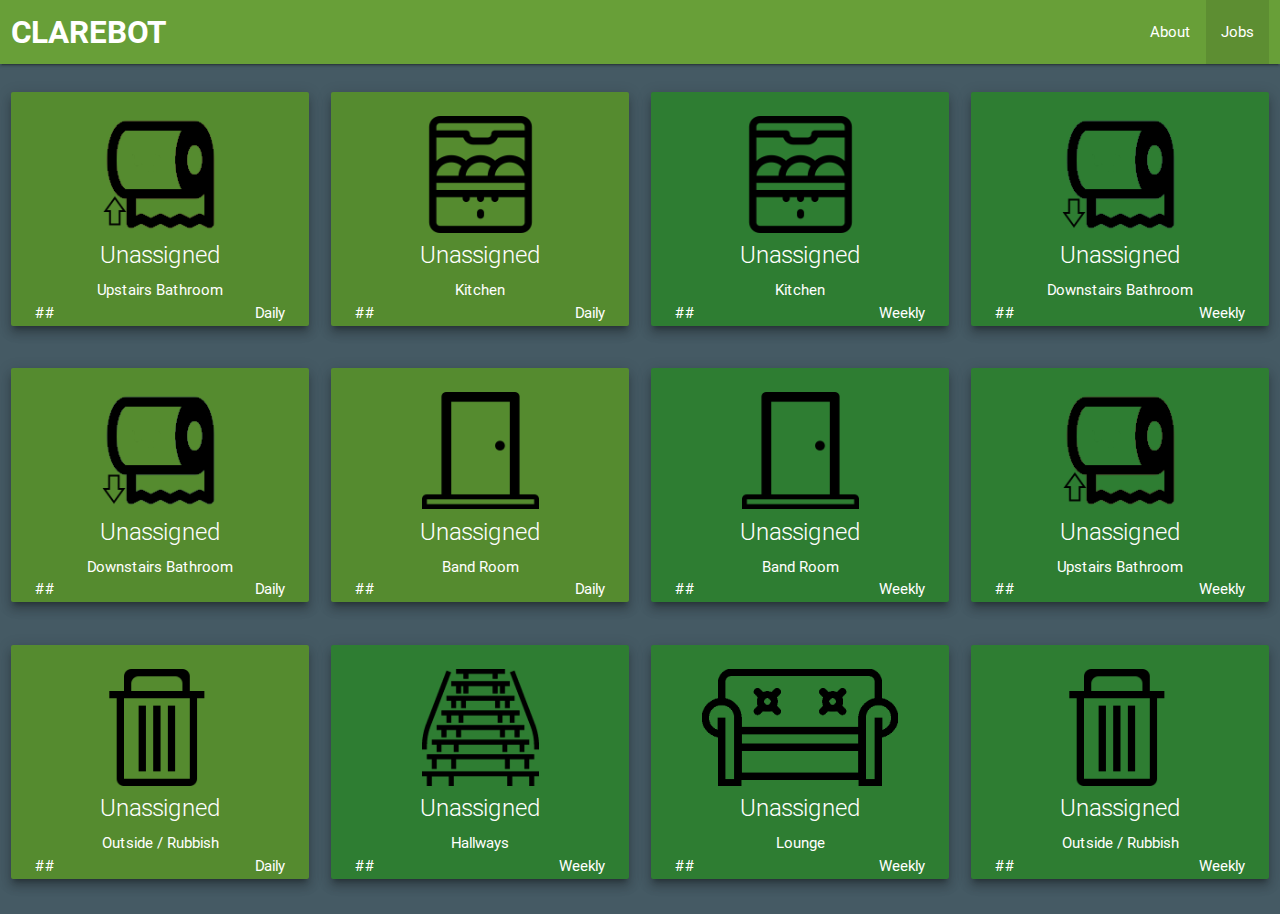
<file: dashboard/index.html>
<!DOCTYPE html>
<html>

<head>
    <meta charset="utf-8">
    <meta name="viewport" content="width=device-width, initial-scale=1.0" />
    <title>Clarebot</title>
    <link rel="shortcut icon" href="res/img/favicon.png">

    <!--Import Google Icon Font-->
    <link href="http://fonts.googleapis.com/icon?family=Material+Icons" rel="stylesheet">

    <link type="text/css" rel="stylesheet" href="res/css/materialize.min.css" media="screen,projection" />
    <link type="text/css" rel="stylesheet" href="res/css/style.css" />
</head>

<body class="blue-grey darken-2">
    <div class="row">
        <nav>
            <div class="nav-wrapper light-green darken-2">
                <div class="col s12">
                    <a href="#!" class="brand-logo">Clarebot</a>
                    <ul id="nav-mobile" class="right hide-on-med-and-down">
                      <li><a href="about.html">About</a></li>
                      <li class="active"><a href="index.html">Jobs</a></li>
                    </ul>
                </div>
            </div>
        </nav>
    </div>

    <div class="row">
        <div class="col s12 m6 l3">
            <div class="card light-green darken-3 z-depth-4">
                <div class="card-content white-text center">
                  <img src="res/img/toilet-paper-up.png" alt="u/s Bathroom" class="job-icon">
                  <span class="card-title" id="bathroom-up--daily-person">Unassigned</span>
                  <p>Upstairs Bathroom</p>
                  <div class="left"><p id="bathroom-up--daily-timer">##</p></div>
                  <div class="right"><p>Daily</p></div>
                </div>
            </div>
        </div>
        <div class="col s12 m6 l3">
            <div class="card light-green darken-3 z-depth-4">
                <div class="card-content white-text center">
                    <img src="res/img/dishwasher.png" alt="Kitchen" class="job-icon">
                    <span class="card-title" id="kitchen--daily-person">Unassigned</span>
                    <p>Kitchen</p>
                    <div class="left"><p id="kitchen--daily-timer">##</p></div>
                    <div class="right"><p>Daily</p></div>
                </div>
            </div>
        </div>
        <div class="col s12 m6 l3">
            <div class="card green darken-3 z-depth-4">
                <div class="card-content white-text center">
                  <img src="res/img/dishwasher.png" alt="Kitchen" class="job-icon">
                  <span class="card-title" id="kitchen--weekly-person">Unassigned</span>
                  <p>Kitchen</p>
                  <div class="left"><p id="kitchen--weekly-timer">##</p></div>
                  <div class="right"><p>Weekly</p></div>
                </div>
            </div>
        </div>
        <div class="col s12 m6 l3">
            <div class="card green darken-3 z-depth-4">
                <div class="card-content white-text center">
                  <img src="res/img/toilet-paper-down.png" alt="d/s Bathroom" class="job-icon">
                  <span class="card-title" id="bathroom-down--weekly-person">Unassigned</span>
                  <p>Downstairs Bathroom</p>
                  <div class="left"><p id="bathroom-down--weekly-timer">##</p></div>
                  <div class="right"><p>Weekly</p></div>
                </div>
            </div>
        </div>
    </div>

    <div class="row">
        <div class="col s12 m6 l3">
            <div class="card light-green darken-3 z-depth-4">
                <div class="card-content white-text center">
                  <img src="res/img/toilet-paper-down.png" alt="d/s Bathroom" class="job-icon">
                  <span class="card-title" id="bathroom-down--daily-person">Unassigned</span>
                  <p>Downstairs Bathroom</p>
                  <div class="left"><p id="bathroom-down--daily-timer">##</p></div>
                  <div class="right"><p>Daily</p></div>
                </div>
            </div>
        </div>
        <div class="col s12 m6 l3">
            <div class="card light-green darken-3 z-depth-4">
                <div class="card-content white-text center">
                    <img src="res/img/downstairs.png" alt="Downstairs" class="job-icon">
                    <span class="card-title" id="downstairs--daily-person">Unassigned</span>
                    <p>Band Room</p>
                    <div class="left"><p id="downstairs--daily-timer">##</p></div>
                    <div class="right"><p>Daily</p></div>
                </div>
            </div>
        </div>
        <div class="col s12 m6 l3">
            <div class="card green darken-3 z-depth-4">
                <div class="card-content white-text center">
                  <img src="res/img/downstairs.png" alt="Downstairs" class="job-icon">
                  <span class="card-title" id="downstairs--weekly-person">Unassigned</span>
                  <p>Band Room</p>
                  <div class="left"><p id="downstairs--weekly-timer">##</p></div>
                  <div class="right"><p>Weekly</p></div>
                </div>
            </div>
        </div>
        <div class="col s12 m6 l3">
            <div class="card green darken-3 z-depth-4">
                <div class="card-content white-text center">
                  <img src="res/img/toilet-paper-up.png" alt="u/s Bathroom" class="job-icon">
                  <span class="card-title" id="bathroom-up--weekly-person">Unassigned</span>
                  <p>Upstairs Bathroom</p>
                  <div class="left"><p id="bathroom-up--weekly-timer">##</p></div>
                  <div class="right"><p>Weekly</p></div>
                </div>
            </div>
        </div>
    </div>

    <div class="row">
        <div class="col s12 m6 l3">
            <div class="card light-green darken-3 z-depth-4">
                <div class="card-content white-text center">
                    <img src="res/img/bin.png" alt="Outside/Rubbish" class="job-icon">
                    <span class="card-title" id="outside--daily-person">Unassigned</span>
                    <p>Outside / Rubbish</p>
                    <div class="left"><p id="outside--daily-timer">##</p></div>
                    <div class="right"><p>Daily</p></div>
                </div>
            </div>
        </div>
        <div class="col s12 m6 l3">
            <div class="card green darken-3 z-depth-4">
                <div class="card-content white-text center">
                  <img src="res/img/hallways.png" alt="Hallways" class="job-icon">
                  <span class="card-title" id="hallway--weekly-person">Unassigned</span>
                  <p>Hallways</p>
                  <div class="left"><p id="hallway--weekly-timer">##</p></div>
                  <div class="right"><p>Weekly</p></div>
                </div>
            </div>
        </div>
        <div class="col s12 m6 l3">
            <div class="card green darken-3 z-depth-4">
                <div class="card-content white-text center">
                  <img src="res/img/sofa.png" alt="Lounge" class="job-icon">
                  <span class="card-title" id="lounge--weekly-person">Unassigned</span>
                  <p>Lounge</p>
                  <div class="left"><p id="lounge--weekly-timer">##</p></div>
                  <div class="right"><p>Weekly</p></div>
                </div>
            </div>
        </div>
        <div class="col s12 m6 l3">
            <div class="card green darken-3 z-depth-4">
                <div class="card-content white-text center">
                  <img src="res/img/bin.png" alt="Rubbish" class="job-icon">
                  <span class="card-title" id="outside--weekly-person">Unassigned</span>
                  <p>Outside / Rubbish</p>
                  <div class="left"><p id="outside--weekly-timer">##</p></div>
                  <div class="right"><p>Weekly</p></div>
                </div>
            </div>
        </div>
    </div>



    <!--Import jQuery before materialize.js-->
    <script type="text/javascript" src="https://code.jquery.com/jquery-2.1.1.min.js"></script>
    <script type="text/javascript" src="res/js/materialize.min.js"></script>
    <script src="res/js/app.js" charset="utf-8"></script>
</body>

</html>
</file>
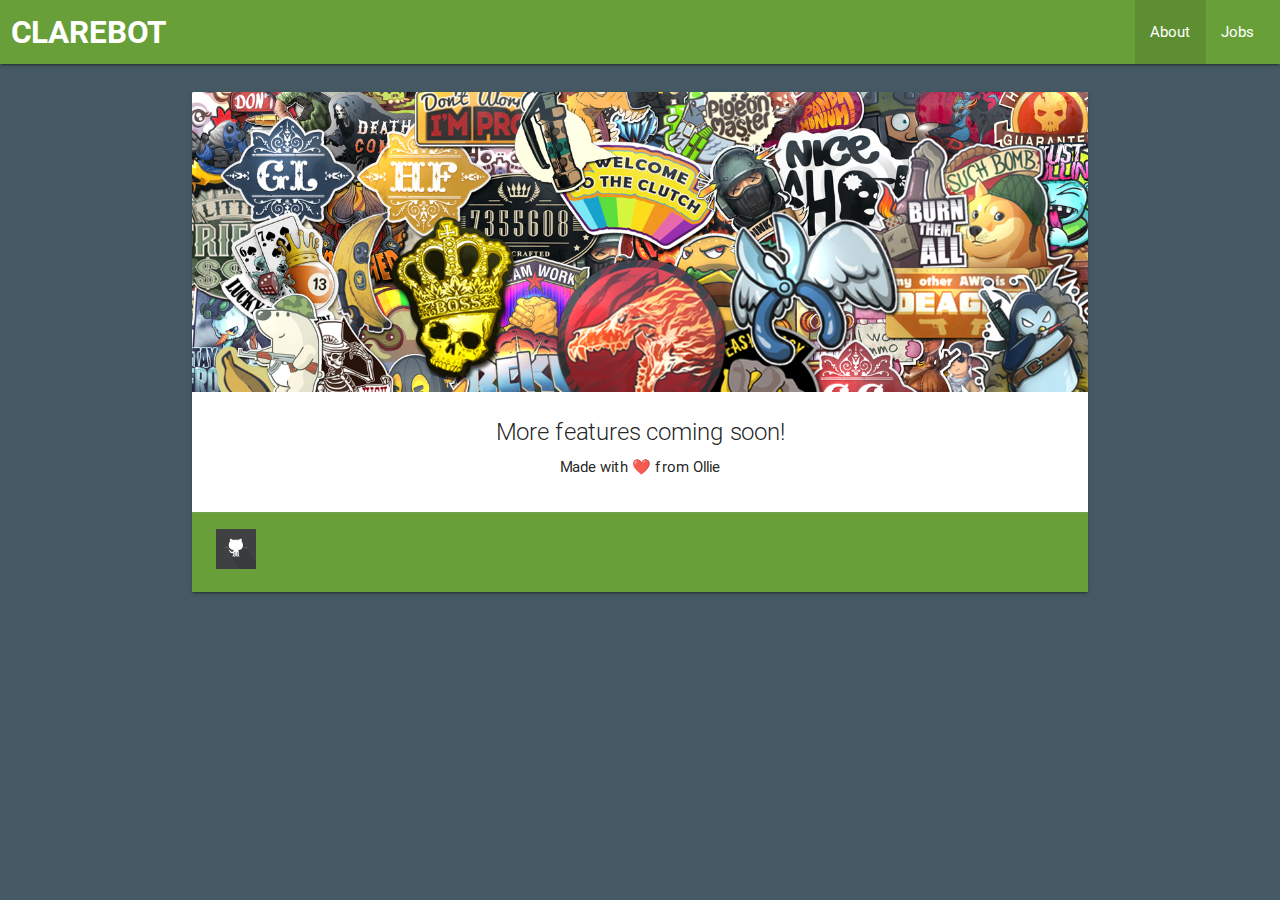
<file: dashboard/about.html>
<!DOCTYPE html>
<html>

<head>
    <meta charset="utf-8">
    <meta name="viewport" content="width=device-width, initial-scale=1.0" />
    <title>Clarebot</title>
    <link rel="shortcut icon" href="res/img/favicon.png">

    <!--Import Google Icon Font-->
    <link href="http://fonts.googleapis.com/icon?family=Material+Icons" rel="stylesheet">

    <link type="text/css" rel="stylesheet" href="res/css/materialize.min.css" media="screen,projection" />
    <link type="text/css" rel="stylesheet" href="res/css/style.css" />
</head>

<body class="blue-grey darken-2">
    <div class="row">
        <nav>
            <div class="nav-wrapper light-green darken-2">
                <div class="col s12">
                    <a href="#!" class="brand-logo">Clarebot</a>
                    <ul id="nav-mobile" class="right hide-on-med-and-down">
                      <li class="active"><a href="about.html">About</a></li>
                      <li><a href="index.html">Jobs</a></li>
                    </ul>
                </div>
            </div>
        </nav>
    </div>

    <div class="container">
      <div class="row">
          <div class="col s12">
            <div class="card large">
                <div class="card-image">
                  <img src="res/img/sticker-bomb.jpg">
                </div>
                <div class="card-content center">
                  <span class="card-title">More features coming soon!</span>
                  <p>Made with ❤️️ from Ollie</p>
                </div>
                <div class="card-action light-green darken-2">
                  <a href="https://github.com/Olwiba/Clarebot"><img src="res/img/github.png" class="github" alt="Github"></a>
                </div>
              </div>
          </div>
      </div>
    </div>


    <!--Import jQuery before materialize.js-->
    <script type="text/javascript" src="https://code.jquery.com/jquery-2.1.1.min.js"></script>
    <script type="text/javascript" src="res/js/materialize.min.js"></script>
</body>

</html>
</file>
<file: dashboard/res/css/style.css>
.brand-logo {
  font-weight: 600;
  text-transform: uppercase;
}

.job-icon {
  height:13vh;
}

.github {
  height: 40px;
  width: 40px;
}
</file>
